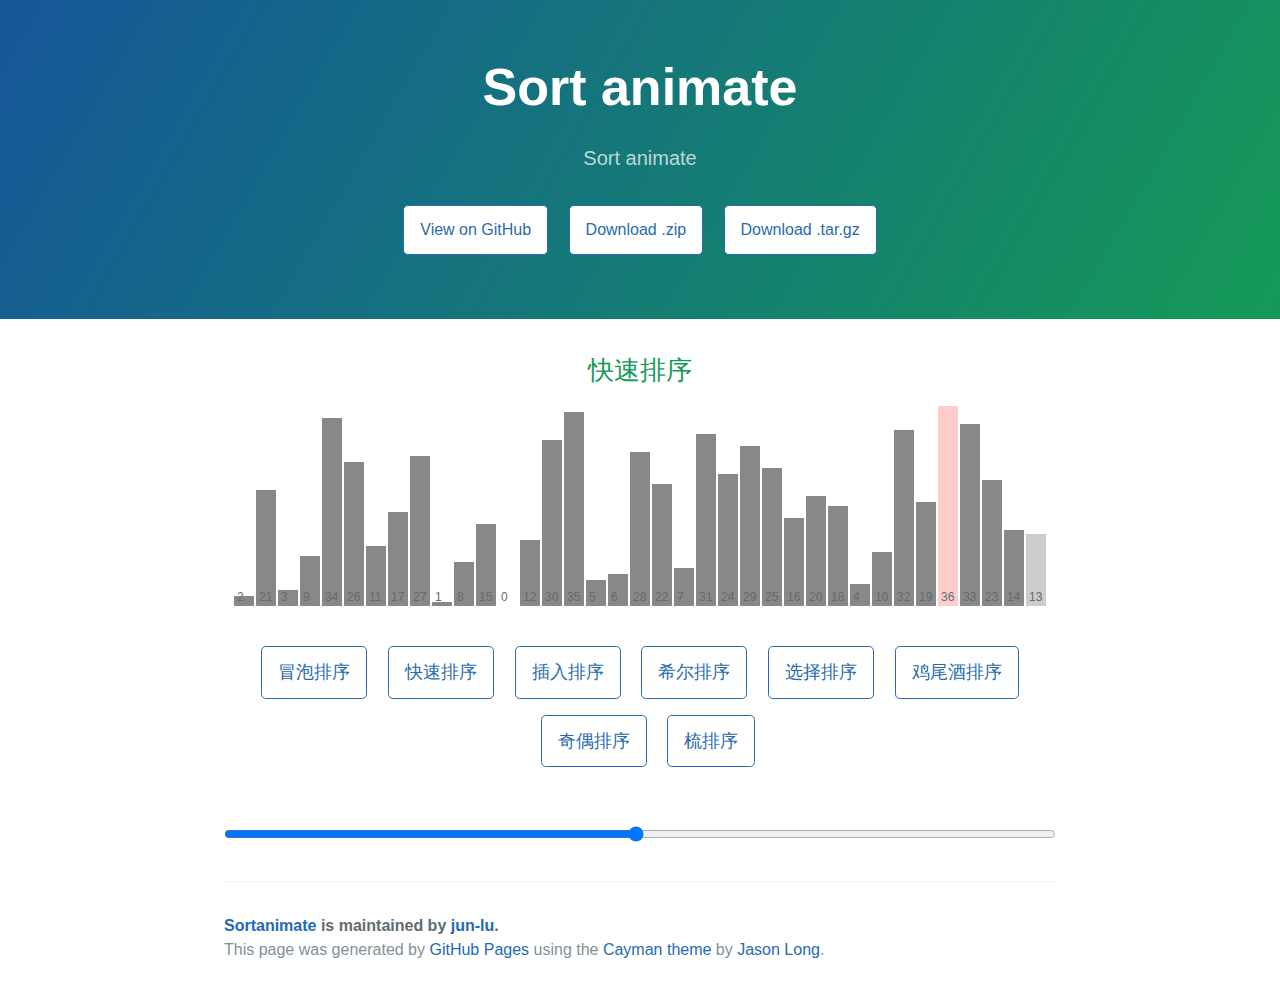
<file: index.html>
<!DOCTYPE html>
<html lang="en-us">

<head>
  <meta charset="UTF-8" />
  <title>Sortanimate by jun-lu</title>
  <meta name="viewport" content="width=device-width, initial-scale=1" />
  <link rel="stylesheet" type="text/css" href="stylesheets/normalize.css" media="screen" />
  <!-- <link href="https://fonts.googleapis.com/css?family=Open+Sans:400,700" rel="stylesheet" type="text/css" /> -->
  <link rel="stylesheet" type="text/css" href="stylesheets/stylesheet.css" media="screen" />
  <link rel="stylesheet" type="text/css" href="stylesheets/github-light.css" media="screen" />
  <!-- <link crossorigin="anonymous"
    href="https://assets-cdn.github.com/assets/frameworks-4ba00b1aa0227e4b7a7961544c3b7938afb2720757a471735991ec4475c829e0.css"
    integrity="sha256-S6ALGqAifkt6eWFUTDt5OK+ycgdXpHFzWZHsRHXIKeA=" media="all" rel="stylesheet" />
  <link crossorigin="anonymous"
    href="https://assets-cdn.github.com/assets/github-81684fd7510dbd0631cf199316b86c30d3741f8600001e7998ec8ec766d6423c.css"
    integrity="sha256-gWhP11ENvQYxzxmTFrhsMNN0H4YAAB55mOyOx2bWQjw=" media="all" rel="stylesheet" /> -->
  <style type="text/css">
    .center {
      text-align: center;
    }

    .btn:hover {
      color: #000 !important;
    }

    .btn-group {
      margin: 40px 0;
    }
  </style>

  <style type="text/css">
    .sort-animate-wrap {
      height: 200px;
      margin: 10px 0;
    }

    .column {
      width: 20px;
      height: 100%;
      background: #cccccc;
      display: inline-block;
      margin: 0 1px;
      padding: 0;
      position: relative;
    }

    .column:hover {
      background: #f30;
    }

    .column .text {
      font-size: 12px;
      position: absolute;
      left: 3px;
      bottom: 0;
    }

    .active {
      background: #888888;
    }

    .focus {
      background: #ffcccc;
    }

    .highlight {
      background: #ff6666;
      margin-bottom: 0 !important;
    }
  </style>

  <script type="text/javascript" src="js/SortAnimate.js"></script>
  <script type="text/javascript" src="js/cocktail.js"></script>
  <script type="text/javascript" src="js/bubble.js"></script>
  <script type="text/javascript" src="js/comb.js"></script>
  <script type="text/javascript" src="js/insert.js"></script>
  <script type="text/javascript" src="js/oddEven.js"></script>
  <script type="text/javascript" src="js/quick.js"></script>
  <script type="text/javascript" src="js/selection.js"></script>
  <script type="text/javascript" src="js/shell.js"></script>
</head>

<body>
  <section class="page-header">
    <h1 class="project-name">Sort animate</h1>
    <h2 class="project-tagline">Sort animate</h2>
    <a href="https://github.com/jun-lu/SortAnimate" class="btn">View on GitHub</a>
    <a href="https://github.com/jun-lu/SortAnimate/zipball/master" class="btn">Download .zip</a>
    <a href="https://github.com/jun-lu/SortAnimate/tarball/master" class="btn">Download .tar.gz</a>
  </section>

  <section class="main-content">
    <div class="center">
      <h2 id="sortText"></h2>
      <div class="sort-animate-wrap" id="sortAnimateBox"></div>

      <div class="btn-group">
        <button class="btn btn-sm" type="button" onclick="playSortAnimate(sortMethodMap.bubble)">
          冒泡排序
        </button>
        <button class="btn btn-sm" type="button" onclick="playSortAnimate(sortMethodMap.quick)">
          快速排序
        </button>
        <button class="btn btn-sm" type="button" onclick="playSortAnimate(sortMethodMap.insert)">
          插入排序
        </button>
        <button class="btn btn-sm" type="button" onclick="playSortAnimate(sortMethodMap.shell)">
          希尔排序
        </button>
        <button class="btn btn-sm" type="button" onclick="playSortAnimate(sortMethodMap.selection)">
          选择排序
        </button>
        <button class="btn btn-sm" type="button" onclick="playSortAnimate(sortMethodMap.cocktail)">
          鸡尾酒排序
        </button>
        <button class="btn btn-sm" type="button" onclick="playSortAnimate(sortMethodMap.oddEven)">
          奇偶排序
        </button>
        <button class="btn btn-sm" type="button" onclick="playSortAnimate(sortMethodMap.comb)">
          梳排序
        </button>
      </div>
    </div>

    <!-- 		<ul id="test-result">
		</ul> -->

    <input value="50" max="100" min="1" type="range" onchange="srotanimte && srotanimte.changeSpeed(100-this.value)"
      style="width: 100%" title="动画速度" />

    <footer class="site-footer">
      <span class="site-footer-owner"><a href="https://github.com/jun-lu/SortAnimate">Sortanimate</a> is
        maintained by <a href="https://github.com/jun-lu">jun-lu</a>.</span>

      <span class="site-footer-credits">This page was generated by
        <a href="https://pages.github.com">GitHub Pages</a> using the
        <a href="https://github.com/jasonlong/cayman-theme">Cayman theme</a>
        by <a href="https://twitter.com/jasonlong">Jason Long</a>.</span>
    </footer>
  </section>

  <script type="text/javascript">
    var srotanimte = null;
    var playSpeed = 50; //播放速度毫秒
    var arrayLength = 37; //随机排序数组长度

    var sortMethodMap = {
      bubble: {
        sort: "bubbleSort",
        animateSort: "bubbleSortAnimate",
        text: "冒泡排序",
      },
      quick: {
        sort: "quickSort",
        animateSort: "quickSortAnimate",
        text: "快速排序",
      },
      insert: {
        sort: "insertSort",
        animateSort: "insertSortAnimate",
        text: "插入排序",
      },
      shell: {
        sort: "shellSort",
        animateSort: "shellSortAnimate",
        text: "希尔排序",
      },
      selection: {
        sort: "selectionSort",
        animateSort: "selectionSortAnimate",
        text: "选择排序",
      },
      cocktail: {
        sort: "cocktailSort",
        animateSort: "cocktailSortAnimate",
        text: "鸡尾酒排序",
      },
      oddEven: {
        sort: "oddEvenSort",
        animateSort: "oddEvenSortAnimate",
        text: "奇偶酒排序",
      },
      comb: {
        sort: "combSort",
        animateSort: "combSortAnimate",
        text: "梳排序",
      },
    };

    function playSortAnimate(key) {
      var arr = randomArrayText(arrayLength);
      srotanimte = new SortAnimate(
        arr,
        document.querySelector("#sortAnimateBox")
      );
      document.querySelector("#sortText").innerHTML = key.text;
      window[key.animateSort](arr, srotanimte);
      srotanimte.play(playSpeed);
    }

    function randomArrayText(len) {
      len = len || 30;
      var arr = [];
      for (var i = 0; i < len; i++) {
        arr.push(i);
      }
      arr.sort(function () {
        return Math.random() - 0.5;
      });

      return arr;
    }

    // //正确性测试
    // function test(key, arr){
    // 	var arrays = [
    // 		[2,0,1,4,3,5,7,8,6,9],
    // 		[2,4,6,0,1,3,8,5,7,9],
    // 		[0,6,2,4,3,1,8,5,7,9],
    // 		[5,2,0,1,6,7,8,3,4,9],
    // 		[0,6,1,2,3,7,8,5,4,9],
    // 		[0,2,3,8,5,1,7,6,4,9],
    // 		[0,4,1,2,3,6,7,8,9,5],
    // 		[0,1],
    // 		[1,0],
    // 		[0],
    // 		[1],
    // 		[]
    // 	];

    // 	arrays.unshift(arr)
    // 	document.querySelector('#test-result').innerHTML = ""
    // 	for(var i=0; i<arrays.length; i++){
    // 		var arr = window[key.sort]([].concat(arrays[i]));
    // 		document.querySelector('#test-result').innerHTML += "<li>"+arrays[i].join(" ")+" ==> "+arr.join(" ")+"</li>";
    // 	}

    // }

    // test(sortMethodMap.bubble);

    playSortAnimate(sortMethodMap.quick);
  </script>
</body>

</html>
</file>
<file: stylesheets/stylesheet.css>
* {
  box-sizing: border-box;
}

body {
  padding: 0;
  margin: 0;
  font-family: "Open Sans", "Helvetica Neue", Helvetica, Arial, sans-serif;
  font-size: 16px;
  line-height: 1.5;
  color: #606c71;
}

a {
  color: #1e6bb8;
  text-decoration: none;
}
a:hover {
  text-decoration: underline;
}

.btn {
  display: inline-block;
  margin-bottom: 1rem;
  color: #286bad;
  background-color: #ffffff;
  border-color: #286bad;
  border-style: solid;
  border-width: 1px;
  border-radius: 0.3rem;
  transition: color 0.2s, background-color 0.2s, border-color 0.2s;
}
.btn + .btn {
  margin-left: 1rem;
}

.btn:hover {
  text-decoration: none;
  color: #286bad;
  background-color: #ffffff;
  border-color: #033a71;
}

@media screen and (min-width: 64em) {
  .btn {
    padding: 0.75rem 1rem;
  }
}

@media screen and (min-width: 42em) and (max-width: 64em) {
  .btn {
    padding: 0.6rem 0.9rem;
    font-size: 0.9rem;
  }
}

@media screen and (max-width: 42em) {
  .btn {
    display: block;
    width: 100%;
    padding: 0.75rem;
    font-size: 0.9rem;
  }
  .btn + .btn {
    margin-top: 1rem;
    margin-left: 0;
  }
}

.page-header {
  color: #fff;
  text-align: center;
  background-color: #159957;
  background-image: linear-gradient(120deg, #155799, #159957);
}

@media screen and (min-width: 64em) {
  .page-header {
    padding: 3rem 6rem;
  }
}

@media screen and (min-width: 42em) and (max-width: 64em) {
  .page-header {
    padding: 3rem 4rem;
  }
}

@media screen and (max-width: 42em) {
  .page-header {
    padding: 2rem 1rem;
  }
}

.project-name {
  margin-top: 0;
  margin-bottom: 0.1rem;
}

@media screen and (min-width: 64em) {
  .project-name {
    font-size: 3.25rem;
  }
}

@media screen and (min-width: 42em) and (max-width: 64em) {
  .project-name {
    font-size: 2.25rem;
  }
}

@media screen and (max-width: 42em) {
  .project-name {
    font-size: 1.75rem;
  }
}

.project-tagline {
  margin-bottom: 2rem;
  font-weight: normal;
  opacity: 0.7;
}

@media screen and (min-width: 64em) {
  .project-tagline {
    font-size: 1.25rem;
  }
}

@media screen and (min-width: 42em) and (max-width: 64em) {
  .project-tagline {
    font-size: 1.15rem;
  }
}

@media screen and (max-width: 42em) {
  .project-tagline {
    font-size: 1rem;
  }
}

.main-content :first-child {
  margin-top: 0;
}
.main-content img {
  max-width: 100%;
}
.main-content h1,
.main-content h2,
.main-content h3,
.main-content h4,
.main-content h5,
.main-content h6 {
  margin-top: 2rem;
  margin-bottom: 1rem;
  font-weight: normal;
  color: #159957;
}
.main-content p {
  margin-bottom: 1em;
}
.main-content code {
  padding: 2px 4px;
  font-family: Consolas, "Liberation Mono", Menlo, Courier, monospace;
  font-size: 0.9rem;
  color: #383e41;
  background-color: #f3f6fa;
  border-radius: 0.3rem;
}
.main-content pre {
  padding: 0.8rem;
  margin-top: 0;
  margin-bottom: 1rem;
  font: 1rem Consolas, "Liberation Mono", Menlo, Courier, monospace;
  color: #567482;
  word-wrap: normal;
  background-color: #f3f6fa;
  border: solid 1px #dce6f0;
  border-radius: 0.3rem;
}
.main-content pre > code {
  padding: 0;
  margin: 0;
  font-size: 0.9rem;
  color: #567482;
  word-break: normal;
  white-space: pre;
  background: transparent;
  border: 0;
}
.main-content .highlight {
  margin-bottom: 1rem;
}
.main-content .highlight pre {
  margin-bottom: 0;
  word-break: normal;
}
.main-content .highlight pre,
.main-content pre {
  padding: 0.8rem;
  overflow: auto;
  font-size: 0.9rem;
  line-height: 1.45;
  border-radius: 0.3rem;
}
.main-content pre code,
.main-content pre tt {
  display: inline;
  max-width: initial;
  padding: 0;
  margin: 0;
  overflow: initial;
  line-height: inherit;
  word-wrap: normal;
  background-color: transparent;
  border: 0;
}
.main-content pre code:before,
.main-content pre code:after,
.main-content pre tt:before,
.main-content pre tt:after {
  content: normal;
}
.main-content ul,
.main-content ol {
  margin-top: 0;
}
.main-content blockquote {
  padding: 0 1rem;
  margin-left: 0;
  color: #819198;
  border-left: 0.3rem solid #dce6f0;
}
.main-content blockquote > :first-child {
  margin-top: 0;
}
.main-content blockquote > :last-child {
  margin-bottom: 0;
}
.main-content table {
  display: block;
  width: 100%;
  overflow: auto;
  word-break: normal;
  word-break: keep-all;
}
.main-content table th {
  font-weight: bold;
}
.main-content table th,
.main-content table td {
  padding: 0.5rem 1rem;
  border: 1px solid #e9ebec;
}
.main-content dl {
  padding: 0;
}
.main-content dl dt {
  padding: 0;
  margin-top: 1rem;
  font-size: 1rem;
  font-weight: bold;
}
.main-content dl dd {
  padding: 0;
  margin-bottom: 1rem;
}
.main-content hr {
  height: 2px;
  padding: 0;
  margin: 1rem 0;
  background-color: #eff0f1;
  border: 0;
}

@media screen and (min-width: 64em) {
  .main-content {
    max-width: 64rem;
    padding: 2rem 6rem;
    margin: 0 auto;
    font-size: 1.1rem;
  }
}

@media screen and (min-width: 42em) and (max-width: 64em) {
  .main-content {
    padding: 2rem 4rem;
    font-size: 1.1rem;
  }
}

@media screen and (max-width: 42em) {
  .main-content {
    padding: 2rem 1rem;
    font-size: 1rem;
  }
}

.site-footer {
  padding-top: 2rem;
  margin-top: 2rem;
  border-top: solid 1px #eff0f1;
}

.site-footer-owner {
  display: block;
  font-weight: bold;
}

.site-footer-credits {
  color: #819198;
}

@media screen and (min-width: 64em) {
  .site-footer {
    font-size: 1rem;
  }
}

@media screen and (min-width: 42em) and (max-width: 64em) {
  .site-footer {
    font-size: 1rem;
  }
}

@media screen and (max-width: 42em) {
  .site-footer {
    font-size: 0.9rem;
  }
}
</file>
<file: stylesheets/github-light.css>
/*
The MIT License (MIT)

Copyright (c) 2015 GitHub, Inc.

Permission is hereby granted, free of charge, to any person obtaining a copy
of this software and associated documentation files (the "Software"), to deal
in the Software without restriction, including without limitation the rights
to use, copy, modify, merge, publish, distribute, sublicense, and/or sell
copies of the Software, and to permit persons to whom the Software is
furnished to do so, subject to the following conditions:

The above copyright notice and this permission notice shall be included in all
copies or substantial portions of the Software.

THE SOFTWARE IS PROVIDED "AS IS", WITHOUT WARRANTY OF ANY KIND, EXPRESS OR
IMPLIED, INCLUDING BUT NOT LIMITED TO THE WARRANTIES OF MERCHANTABILITY,
FITNESS FOR A PARTICULAR PURPOSE AND NONINFRINGEMENT. IN NO EVENT SHALL THE
AUTHORS OR COPYRIGHT HOLDERS BE LIABLE FOR ANY CLAIM, DAMAGES OR OTHER
LIABILITY, WHETHER IN AN ACTION OF CONTRACT, TORT OR OTHERWISE, ARISING FROM,
OUT OF OR IN CONNECTION WITH THE SOFTWARE OR THE USE OR OTHER DEALINGS IN THE
SOFTWARE.

*/

.pl-c /* comment */ {
  color: #969896;
}

.pl-c1      /* constant, markup.raw, meta.diff.header, meta.module-reference, meta.property-name, support, support.constant, support.variable, variable.other.constant */,
.pl-s .pl-v /* string variable */ {
  color: #0086b3;
}

.pl-e  /* entity */,
.pl-en /* entity.name */ {
  color: #795da3;
}

.pl-s .pl-s1 /* string source */,
.pl-smi      /* storage.modifier.import, storage.modifier.package, storage.type.java, variable.other, variable.parameter.function */ {
  color: #333;
}

.pl-ent /* entity.name.tag */ {
  color: #63a35c;
}

.pl-k /* keyword, storage, storage.type */ {
  color: #a71d5d;
}

.pl-pds              /* punctuation.definition.string, string.regexp.character-class */,
.pl-s                /* string */,
.pl-s .pl-pse .pl-s1 /* string punctuation.section.embedded source */,
.pl-sr               /* string.regexp */,
.pl-sr .pl-cce       /* string.regexp constant.character.escape */,
.pl-sr .pl-sra       /* string.regexp string.regexp.arbitrary-repitition */,
.pl-sr .pl-sre       /* string.regexp source.ruby.embedded */ {
  color: #183691;
}

.pl-v /* variable */ {
  color: #ed6a43;
}

.pl-id /* invalid.deprecated */ {
  color: #b52a1d;
}

.pl-ii /* invalid.illegal */ {
  background-color: #b52a1d;
  color: #f8f8f8;
}

.pl-sr .pl-cce /* string.regexp constant.character.escape */ {
  color: #63a35c;
  font-weight: bold;
}

.pl-ml /* markup.list */ {
  color: #693a17;
}

.pl-mh        /* markup.heading */,
.pl-mh .pl-en /* markup.heading entity.name */,
.pl-ms        /* meta.separator */ {
  color: #1d3e81;
  font-weight: bold;
}

.pl-mq /* markup.quote */ {
  color: #008080;
}

.pl-mi /* markup.italic */ {
  color: #333;
  font-style: italic;
}

.pl-mb /* markup.bold */ {
  color: #333;
  font-weight: bold;
}

.pl-md /* markup.deleted, meta.diff.header.from-file */ {
  background-color: #ffecec;
  color: #bd2c00;
}

.pl-mi1 /* markup.inserted, meta.diff.header.to-file */ {
  background-color: #eaffea;
  color: #55a532;
}

.pl-mdr /* meta.diff.range */ {
  color: #795da3;
  font-weight: bold;
}

.pl-mo /* meta.output */ {
  color: #1d3e81;
}
</file>
